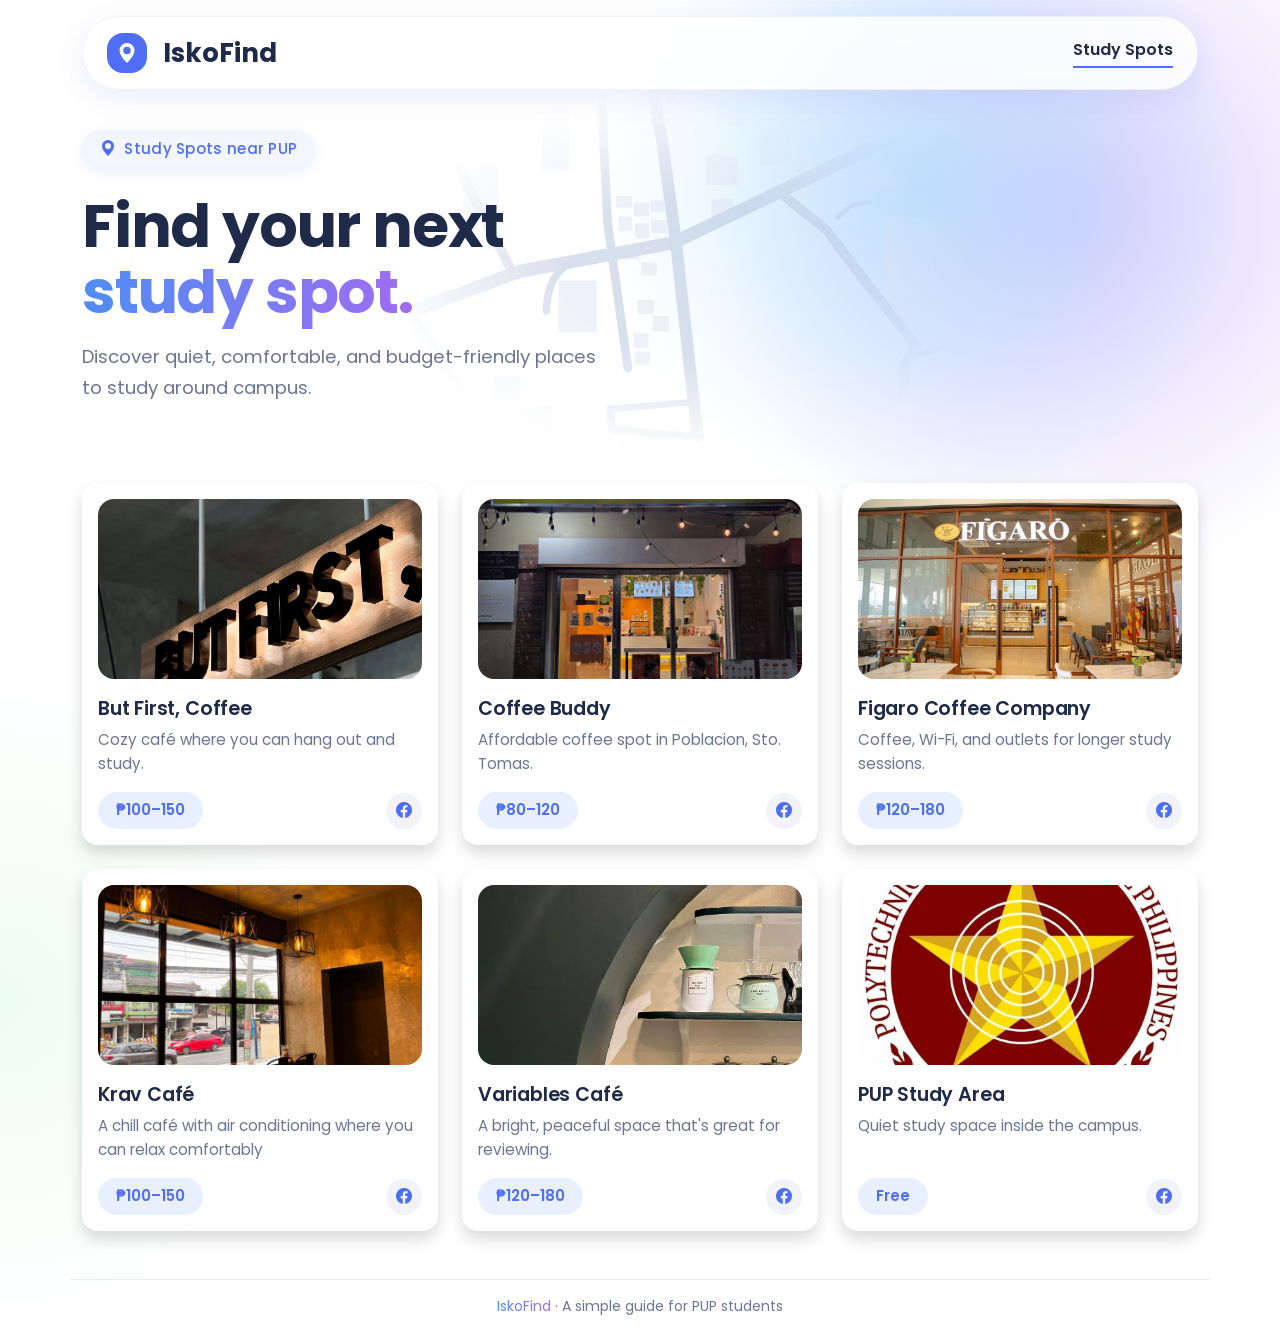
<file: Activity-2/index.html>
<!doctype html>
<html lang="en" data-bs-theme="light">

<head>
    <title>IskoFind</title>
    <meta charset="utf-8" />
    <meta name="viewport" content="width=device-width, initial-scale=1" />

    <link href="https://cdn.jsdelivr.net/npm/bootstrap-icons@1.11.3/font/bootstrap-icons.min.css" rel="stylesheet" />
    <link href="https://cdn.jsdelivr.net/npm/bootstrap@5.3.8/dist/css/bootstrap.min.css" rel="stylesheet"
        integrity="sha384-sRIl4kxILFvY47J16cr9ZwB07vP4J8+LH7qKQnuqkuIAvNWLzeN8tE5YBujZqJLB" crossorigin="anonymous" />
    <link rel="preconnect" href="https://fonts.googleapis.com" />
    <link rel="preconnect" href="https://fonts.gstatic.com" crossorigin />
    <link href="https://fonts.googleapis.com/css2?family=Poppins:wght@400;500;600;700&display=swap" rel="stylesheet" />
    <link href="style.css" rel="stylesheet" />
</head>

<body>

    <div class="header-wrap container pt-3">
        <div class="header-bar">
            <div class="d-flex justify-content-between align-items-center py-3 px-4">
                <div class="d-flex align-items-center">
                    <div class="logo-icon rounded-4 d-flex justify-content-center align-items-center">
                        <img src="images/pin-white.svg" alt="Pin" class="logo-pin" />
                    </div>
                    <div class="logo-text ms-3">IskoFind</div>
                </div>
                <div class="nav-link-text">Study Spots</div>
            </div>
        </div>
    </div>


    <div class="container hero">
        <div class="pill-label rounded-pill">
            <img src="images/pin-blue.svg" alt="Pin" class="pill-pin" /> Study Spots near PUP
        </div>
        <h1 class="hero-title mt-4">
            Find your next<br />
            <span class="gradient-text">study spot.</span>
        </h1>
        <p class="hero-text mt-3">
            Discover quiet, comfortable, and budget-friendly places to study around
            campus.
        </p>
    </div>


    <div class="container">
        <div id="filters" class="d-flex flex-wrap gap-2 mb-4"></div>
        <div class="row row-cols-1 row-cols-md-3 g-4" id="parent">

        </div>
    </div>

    <div class="container footer-line mt-5 py-3">
        <span class="gradient-text">IskoFind</span> · A simple guide for PUP
        students
    </div>

    <script src="https://cdn.jsdelivr.net/npm/bootstrap@5.3.8/dist/js/bootstrap.bundle.min.js"
        integrity="sha384-FKyoEForCGlyvwx9Hj09JcYn3nv7wiPVlz7YYwJrWVcXK/BmnVDxM+D2scQbITxI"
        crossorigin="anonymous"></script>
    <script>
        var spots = [
            {
                name: "But First, Coffee",
                description: "Cozy café where you can hang out and study.",
                price: "₱100–150",
                image: "images/butfirst.jpg",
                source: "https://www.facebook.com/share/1CkDdj9jtm/",
            },
            {
                name: "Coffee Buddy",
                description: "Affordable coffee spot in Poblacion, Sto. Tomas.",
                price: "₱80–120",
                image: "images/coffeebuddy.jpg",
                source: "https://www.facebook.com/share/1536fnKUi21/",
            },
            {
                name: "Figaro Coffee Company",
                description: "Coffee, Wi-Fi, and outlets for longer study sessions.",
                price: "₱120–180",
                image: "images/figaro.jpg",
                source: "https://www.facebook.com/share/1dPV8bRgBr/",
            },
            {
                name: "Krav Café",
                description: "A chill café with air conditioning where you can relax comfortably",
                price: "₱100–150",
                image: "images/krav.jpg",
                source: "https://www.facebook.com/share/1DLXMokigu/",
            },
            {
                name: "Variables Café",
                description: "A bright, peaceful space that's great for reviewing.",
                price: "₱120–180",
                image: "images/variables.jpg",
                source: "https://www.facebook.com/share/1cyABgZ8RX/",
            },
            {
                name: "PUP Study Area",
                description: "Quiet study space inside the campus.",
                price: "Free",
                image: "images/pup.jpg",
                source: "https://www.facebook.com/share/1Bcpo1mhDD/",
            },
        ];

        var elParent = document.getElementById("parent");

        for (var i = 0; i < spots.length; i++) {
            elParent.innerHTML +=
                `<div class="col">
            <div class="card spot-card p-3 h-100 shadow rounded-4">
              <img src="` + spots[i].image + `" alt="` + spots[i].name + `" class="spot-img rounded-4" />
              <div class="spot-name mt-3">` + spots[i].name + `</div>
              <div class="spot-description mt-1">` + spots[i].description + `</div>
              <div class="d-flex justify-content-between align-items-center mt-auto pt-3">
                <span class="price-pill rounded-pill">` + spots[i].price + `</span>
                <a href="` + spots[i].source + `" target="_blank" class="arrow-btn rounded-circle text-decoration-none">
                <i class="bi bi-facebook"></i>
                </a>
              </div>
            </div>
          </div>`;
        }
    </script>
</body>

</html>
</file>
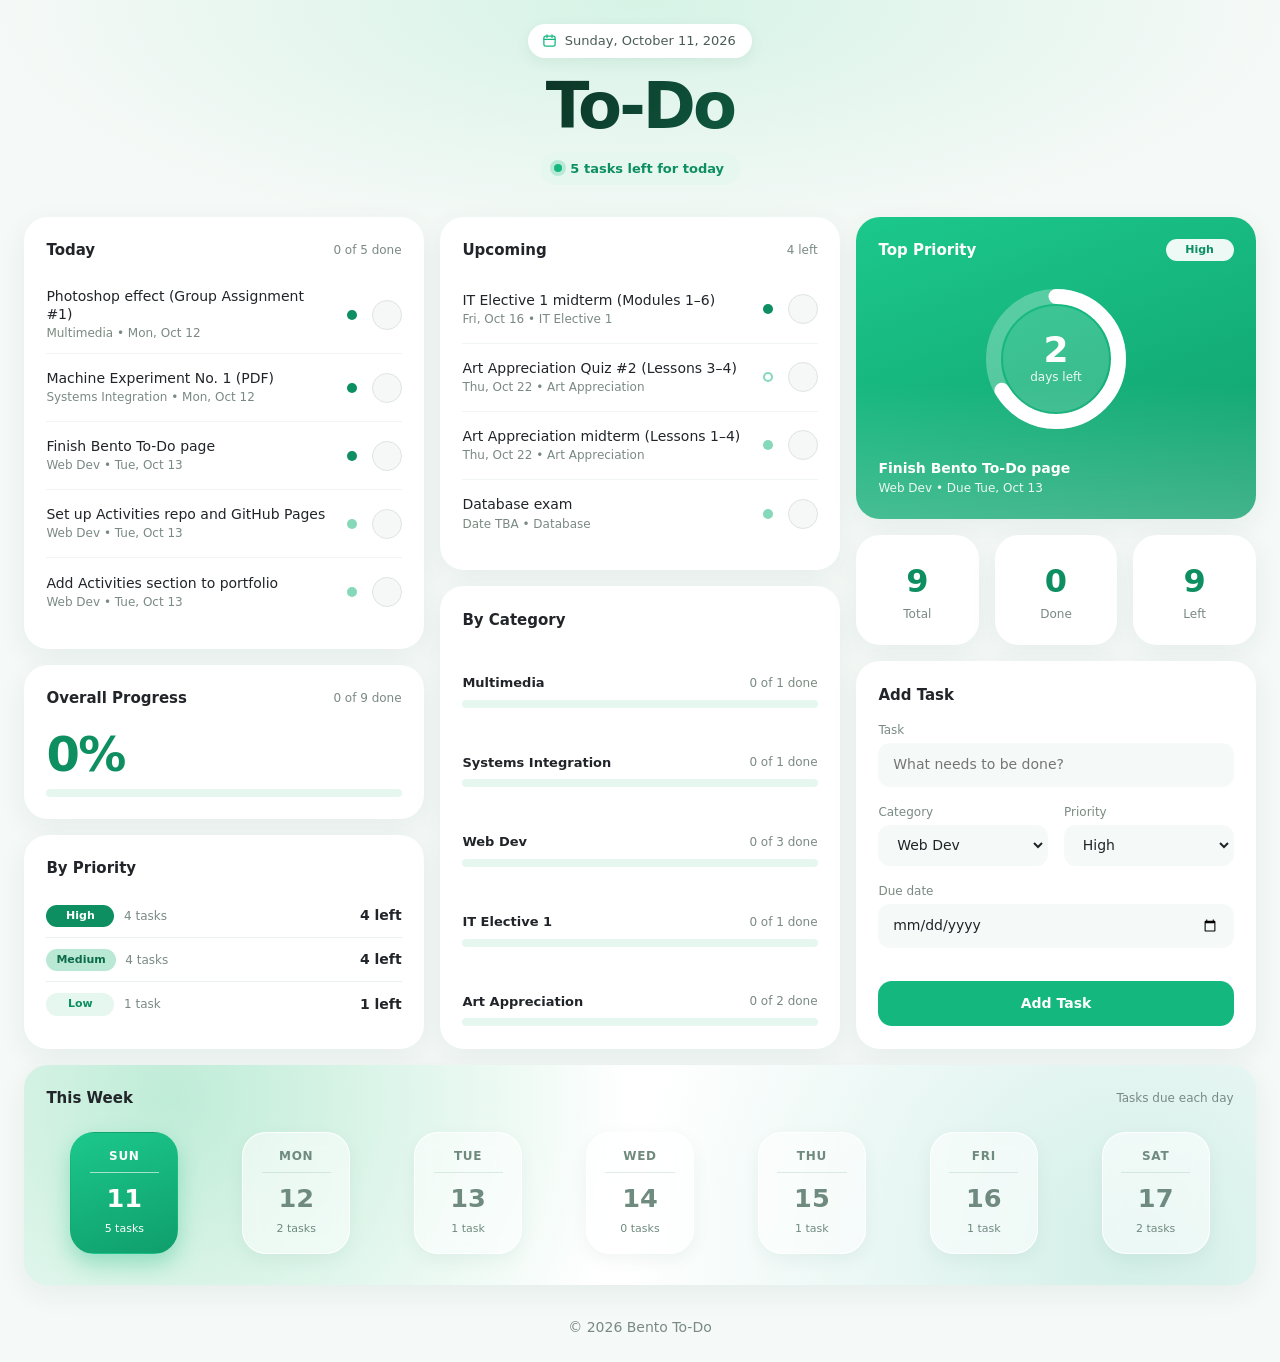
<file: Bento-Layout/index.html>
<!doctype html>
<html lang="en">
  <head>
    <meta charset="UTF-8" />
    <meta name="viewport" content="width=device-width, initial-scale=1.0" />
    <title>Todo</title>
    <link
      href="https://cdn.jsdelivr.net/npm/bootstrap@5.0.2/dist/css/bootstrap.min.css"
      rel="stylesheet"
      integrity="sha384-EVSTQN3/azprG1Anm3QDgpJLIm9Nao0Yz1ztcQTwFspd3yD65VohhpuuCOmLASjC"
      crossorigin="anonymous"
    />
    <link href="style.css" rel="stylesheet" />
  </head>

  <body>
    <!-- HEADER -->
    <div class="container-fluid">
      <div class="row">
        <div class="col p-4 px-5 text-center">
          <div class="page-date">Sunday, October 11, 2026</div>
          <h1 class="page-title display-5">To-Do</h1>
          <div class="muted">5 tasks left for today</div>
        </div>
      </div>
    </div>

    <div class="container-fluid px-4">
      <div class="row">
        <!-- COLUMN 1 -->
        <div class="col-12 col-md-6 col-lg-4 d-flex flex-column">
          <div class="row">
            <div class="col-12 p-2">
              <div class="card">
                <div class="card-head">
                  <strong>Today</strong><span class="muted">0 of 5 done</span>
                </div>
                <div class="task">
                  <input type="checkbox" />
                  <div class="task-text">
                    Photoshop effect (Group Assignment #1)<small
                      >Multimedia &bull; Mon, Oct 12</small
                    >
                  </div>
                  <span class="tag tag-high">High</span>
                </div>
                <div class="task">
                  <input type="checkbox" />
                  <div class="task-text">
                    Machine Experiment No. 1 (PDF)<small
                      >Systems Integration &bull; Mon, Oct 12</small
                    >
                  </div>
                  <span class="tag tag-high">High</span>
                </div>
                <div class="task">
                  <input type="checkbox" />
                  <div class="task-text">
                    Finish Bento To-Do page<small
                      >Web Dev &bull; Tue, Oct 13</small
                    >
                  </div>
                  <span class="tag tag-high">High</span>
                </div>
                <div class="task">
                  <input type="checkbox" />
                  <div class="task-text">
                    Set up Activities repo and GitHub Pages<small
                      >Web Dev &bull; Tue, Oct 13</small
                    >
                  </div>
                  <span class="tag tag-medium">Medium</span>
                </div>
                <div class="task">
                  <input type="checkbox" />
                  <div class="task-text">
                    Add Activities section to portfolio<small
                      >Web Dev &bull; Tue, Oct 13</small
                    >
                  </div>
                  <span class="tag tag-medium">Medium</span>
                </div>
              </div>
            </div>
          </div>

          <div class="row">
            <div class="col-12 p-2">
              <div class="card">
                <div class="card-head">
                  <strong>Overall Progress</strong
                  ><span class="muted">0 of 9 done</span>
                </div>
                <div class="big-number">0%</div>
                <div class="progress">
                  <div class="progress-bar" style="width: 0%"></div>
                </div>
              </div>
            </div>
          </div>

          <div class="row flex-grow-1">
            <div class="col-12 p-2 d-flex">
              <div class="card flex-grow-1">
                <div class="card-head"><strong>By Priority</strong></div>
                <div class="stat-line">
                  <span
                    ><span class="tag tag-high">High</span>
                    <span class="muted">4 tasks</span></span
                  >
                  <strong>4 left</strong>
                </div>
                <div class="stat-line">
                  <span
                    ><span class="tag tag-medium">Medium</span>
                    <span class="muted">4 tasks</span></span
                  >
                  <strong>4 left</strong>
                </div>
                <div class="stat-line">
                  <span
                    ><span class="tag tag-low">Low</span>
                    <span class="muted">1 task</span></span
                  >
                  <strong>1 left</strong>
                </div>
              </div>
            </div>
          </div>
        </div>

        <!-- COLUMN 2 -->
        <div class="col-12 col-md-6 col-lg-4 d-flex flex-column">
          <div class="row">
            <div class="col-12 p-2">
              <div class="card">
                <div class="card-head">
                  <strong>Upcoming</strong><span class="muted">4 left</span>
                </div>
                <div class="task">
                  <input type="checkbox" />
                  <div class="task-text">
                    IT Elective 1 midterm (Modules 1&ndash;6)<small
                      >Fri, Oct 16 &bull; IT Elective 1</small
                    >
                  </div>
                  <span class="tag tag-high">High</span>
                </div>
                <div class="task">
                  <input type="checkbox" />
                  <div class="task-text">
                    Art Appreciation Quiz #2 (Lessons 3&ndash;4)<small
                      >Thu, Oct 22 &bull; Art Appreciation</small
                    >
                  </div>
                  <span class="tag tag-low">Low</span>
                </div>
                <div class="task">
                  <input type="checkbox" />
                  <div class="task-text">
                    Art Appreciation midterm (Lessons 1&ndash;4)<small
                      >Thu, Oct 22 &bull; Art Appreciation</small
                    >
                  </div>
                  <span class="tag tag-medium">Medium</span>
                </div>
                <div class="task">
                  <input type="checkbox" />
                  <div class="task-text">
                    Database exam<small>Date TBA &bull; Database</small>
                  </div>
                  <span class="tag tag-medium">Medium</span>
                </div>
              </div>
            </div>
          </div>

          <div class="row flex-grow-1">
            <div class="col-12 p-2 d-flex">
              <div
                class="card flex-grow-1 d-flex flex-column justify-content-between"
              >
                <div class="card-head"><strong>By Category</strong></div>
                <div class="category">
                  <div class="card-head">
                    <strong>Multimedia</strong
                    ><span class="muted">0 of 1 done</span>
                  </div>
                  <div class="progress">
                    <div class="progress-bar" style="width: 0%"></div>
                  </div>
                </div>
                <div class="category">
                  <div class="card-head">
                    <strong>Systems Integration</strong
                    ><span class="muted">0 of 1 done</span>
                  </div>
                  <div class="progress">
                    <div class="progress-bar" style="width: 0%"></div>
                  </div>
                </div>
                <div class="category">
                  <div class="card-head">
                    <strong>Web Dev</strong
                    ><span class="muted">0 of 3 done</span>
                  </div>
                  <div class="progress">
                    <div class="progress-bar" style="width: 0%"></div>
                  </div>
                </div>
                <div class="category">
                  <div class="card-head">
                    <strong>IT Elective 1</strong
                    ><span class="muted">0 of 1 done</span>
                  </div>
                  <div class="progress">
                    <div class="progress-bar" style="width: 0%"></div>
                  </div>
                </div>
                <div class="category">
                  <div class="card-head">
                    <strong>Art Appreciation</strong
                    ><span class="muted">0 of 2 done</span>
                  </div>
                  <div class="progress">
                    <div class="progress-bar" style="width: 0%"></div>
                  </div>
                </div>
              </div>
            </div>
          </div>
        </div>

        <!-- COLUMN 3 -->
        <div class="col-12 col-lg-4 d-flex flex-column">
          <div class="row">
            <div class="col-12 p-2">
              <div class="card card-top">
                <div class="card-head">
                  <strong>Top Priority</strong><span class="tag">High</span>
                </div>

                <div class="ring">
                  <svg viewBox="0 0 120 120">
                    <circle class="ring-track" cx="60" cy="60" r="50"></circle>
                    <circle class="ring-value" cx="60" cy="60" r="50"></circle>
                  </svg>
                  <div class="ring-inner">
                    <div class="top-number">2</div>
                    <div class="top-label">days left</div>
                  </div>
                </div>
                <div class="top-task">Finish Bento To-Do page</div>
                <div class="top-meta">Web Dev &bull; Due Tue, Oct 13</div>
              </div>
            </div>
          </div>

          <div class="row">
            <div class="col-4 p-2">
              <div class="card card-stat">
                <div class="num">9</div>
                <div class="muted">Total</div>
              </div>
            </div>
            <div class="col-4 p-2">
              <div class="card card-stat">
                <div class="num">0</div>
                <div class="muted">Done</div>
              </div>
            </div>
            <div class="col-4 p-2">
              <div class="card card-stat">
                <div class="num">9</div>
                <div class="muted">Left</div>
              </div>
            </div>
          </div>

          <div class="row flex-grow-1">
            <div class="col-12 p-2 d-flex">
              <div class="card flex-grow-1 d-flex flex-column">
                <div class="card-head"><strong>Add Task</strong></div>
                <div class="form-field">
                  <label for="taskName">Task</label>
                  <input
                    type="text"
                    id="taskName"
                    placeholder="What needs to be done?"
                  />
                </div>
                <div class="row">
                  <div class="col-6 form-field">
                    <label for="taskCategory">Category</label>
                    <select id="taskCategory">
                      <option>Multimedia</option>
                      <option>Systems Integration</option>
                      <option selected>Web Dev</option>
                      <option>IT Elective 1</option>
                      <option>Art Appreciation</option>
                    </select>
                  </div>
                  <div class="col-6 form-field">
                    <label for="taskPriority">Priority</label>
                    <select id="taskPriority">
                      <option selected>High</option>
                      <option>Medium</option>
                      <option>Low</option>
                    </select>
                  </div>
                </div>
                <div class="form-field">
                  <label for="taskDue">Due date</label>
                  <input type="date" id="taskDue" />
                </div>
                <button type="button" class="btn-add mt-auto">Add Task</button>
              </div>
            </div>
          </div>
        </div>
      </div>

      <!-- THIS WEEK -->
      <div class="row">
        <div class="col-12 p-2">
          <div class="card">
            <div class="card-head">
              <strong>This Week</strong
              ><span class="muted">Tasks due each day</span>
            </div>
            <div class="row">
              <div class="col p-2">
                <div class="day day-today">
                  <span class="day-name">Sun</span><span class="num">11</span
                  ><span class="day-count">5 tasks</span>
                </div>
              </div>
              <div class="col p-2">
                <div class="day">
                  <span class="day-name">Mon</span><span class="num">12</span
                  ><span class="day-count">2 tasks</span>
                </div>
              </div>
              <div class="col p-2">
                <div class="day">
                  <span class="day-name">Tue</span><span class="num">13</span
                  ><span class="day-count">1 task</span>
                </div>
              </div>
              <div class="col p-2">
                <div class="day">
                  <span class="day-name">Wed</span><span class="num">14</span
                  ><span class="day-count">0 tasks</span>
                </div>
              </div>
              <div class="col p-2">
                <div class="day">
                  <span class="day-name">Thu</span><span class="num">15</span
                  ><span class="day-count">1 task</span>
                </div>
              </div>
              <div class="col p-2">
                <div class="day">
                  <span class="day-name">Fri</span><span class="num">16</span
                  ><span class="day-count">1 task</span>
                </div>
              </div>
              <div class="col p-2">
                <div class="day">
                  <span class="day-name">Sat</span><span class="num">17</span
                  ><span class="day-count">2 tasks</span>
                </div>
              </div>
            </div>
          </div>
        </div>
      </div>
    </div>

    <div class="footer-text">&copy; 2026 Bento To-Do</div>

    <script
      src="https://cdn.jsdelivr.net/npm/bootstrap@5.0.2/dist/js/bootstrap.bundle.min.js"
      integrity="sha384-MrcW6ZMFYlzcLA8Nl+NtUVF0sA7MsXsP1UyJoMp4YLEuNSfAP+JcXn/tWtIaxVXM"
      crossorigin="anonymous"
    ></script>
  </body>
</html>
</file>
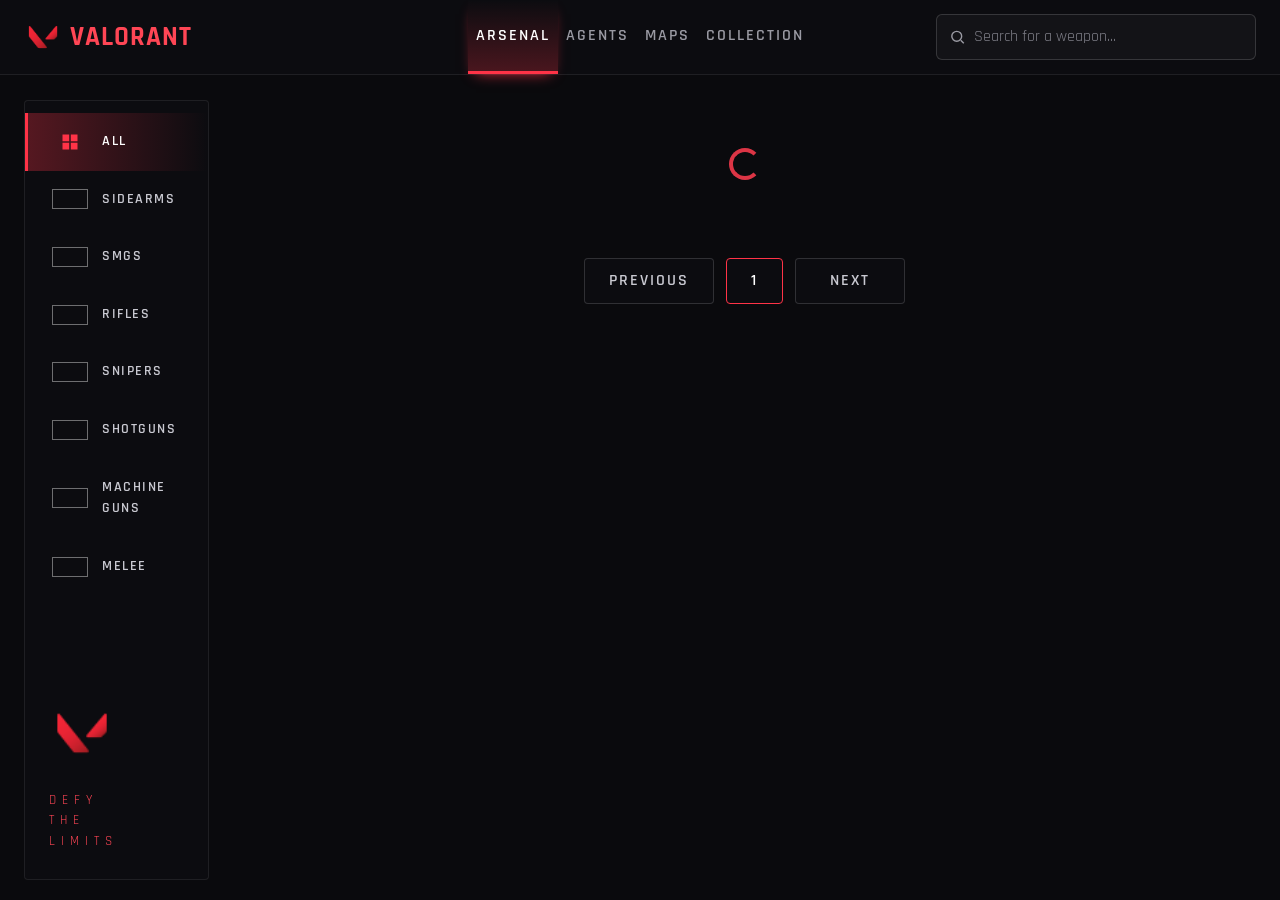
<file: Midterm/index.html>
<!doctype html>
<html lang="en">
  <head>
    <meta charset="utf-8" />
    <meta name="viewport" content="width=device-width, initial-scale=1" />
    <title>Valorant Weapons</title>
    <link
      href="https://cdn.jsdelivr.net/npm/bootstrap@5.0.2/dist/css/bootstrap.min.css"
      rel="stylesheet"
      integrity="sha384-EVSTQN3/azprG1Anm3QDgpJLIm9Nao0Yz1ztcQTwFspd3yD65VohhpuuCOmLASjC"
      crossorigin="anonymous"
    />
    <link
      href="https://fonts.googleapis.com/css2?family=Rajdhani:wght@500;600;700&display=swap"
      rel="stylesheet"
    />
    <link href="style.css" rel="stylesheet" />
  </head>

  <body>
    <nav class="navbar navbar-expand-lg navbar-dark fixed-top valo-nav">
      <div class="container-fluid px-4">
        <a class="navbar-brand d-flex align-items-center" href="index.html">
          <img
            class="valo-logo me-2"
            src="images/valo icon.png"
            alt="Valorant"
          />
          <span class="valo-logo-text">VALORANT</span>
        </a>

        <button
          class="navbar-toggler"
          type="button"
          data-bs-toggle="collapse"
          data-bs-target="#valoNav"
        >
          <span class="navbar-toggler-icon"></span>
        </button>

        <div class="collapse navbar-collapse" id="valoNav">
          <ul class="navbar-nav mx-lg-auto">
            <li class="nav-item">
              <a class="nav-link active" href="index.html">Arsenal</a>
            </li>
            <li class="nav-item"><a class="nav-link" href="#">Agents</a></li>
            <li class="nav-item"><a class="nav-link" href="#">Maps</a></li>
            <li class="nav-item">
              <a class="nav-link" href="#">Collection</a>
            </li>
          </ul>

          <form
            class="valo-search d-flex align-items-center my-2 my-lg-0"
            onsubmit="
              searchWeapons();
              return false;
            "
          >
            <svg
              width="18"
              height="18"
              viewBox="0 0 24 24"
              fill="none"
              stroke="#9a9aa3"
              stroke-width="2"
            >
              <circle cx="11" cy="11" r="7" />
              <path d="M21 21l-4.3-4.3" />
            </svg>
            <input
              type="text"
              id="searchInput"
              placeholder="Search for a weapon..."
              onkeyup="searchWeapons()"
            />
          </form>
        </div>
      </div>
    </nav>

    <div class="container-fluid valo-layout">
      <div class="row">
        <aside class="col-lg-2 d-none d-lg-block">
          <div class="valo-sidebar">
            <ul class="list-unstyled mb-0">
              <li>
                <a
                  class="side-link active"
                  data-category="All"
                  onclick="setCategory('All')"
                >
                  <svg class="side-icon" viewBox="0 0 24 24" aria-hidden="true">
                    <path
                      d="M3 3h8v8H3zM13 3h8v8h-8zM3 13h8v8H3zM13 13h8v8h-8z"
                    /></svg
                  >All</a
                >
              </li>
              <li>
                <a
                  class="side-link"
                  data-category="Sidearm"
                  data-icon="Classic"
                  onclick="setCategory('Sidearm')"
                  ><img class="side-icon" alt="" />Sidearms</a
                >
              </li>
              <li>
                <a
                  class="side-link"
                  data-category="SMG"
                  data-icon="Stinger"
                  onclick="setCategory('SMG')"
                  ><img class="side-icon" alt="" />SMGs</a
                >
              </li>
              <li>
                <a
                  class="side-link"
                  data-category="Rifle"
                  data-icon="Vandal"
                  onclick="setCategory('Rifle')"
                  ><img class="side-icon" alt="" />Rifles</a
                >
              </li>
              <li>
                <a
                  class="side-link"
                  data-category="Sniper"
                  data-icon="Operator"
                  onclick="setCategory('Sniper')"
                  ><img class="side-icon" alt="" />Snipers</a
                >
              </li>
              <li>
                <a
                  class="side-link"
                  data-category="Shotgun"
                  data-icon="Bucky"
                  onclick="setCategory('Shotgun')"
                  ><img class="side-icon" alt="" />Shotguns</a
                >
              </li>
              <li>
                <a
                  class="side-link"
                  data-category="Heavy"
                  data-icon="Odin"
                  onclick="setCategory('Heavy')"
                  ><img class="side-icon" alt="" />Machine Guns</a
                >
              </li>
              <li>
                <a
                  class="side-link"
                  data-category="Melee"
                  data-icon="Melee"
                  onclick="setCategory('Melee')"
                  ><img class="side-icon" alt="" />Melee</a
                >
              </li>
            </ul>
            <div class="valo-side-bottom">
              <img
                class="valo-side-logo"
                src="images/valo icon.png"
                alt="Valorant"
              />
              <div class="valo-tagline">DEFY<br />THE<br />LIMITS</div>
            </div>
          </div>
        </aside>

        <main class="col-12 col-lg-10">
          <div class="row" id="parent"></div>

          <nav aria-label="Page navigation">
            <ul class="pagination justify-content-center my-4">
              <li class="page-item" id="prevItem">
                <a class="page-link" onclick="prev()">Previous</a>
              </li>
              <li class="page-item">
                <a class="page-link" id="currentpage">1</a>
              </li>
              <li class="page-item" id="nextItem">
                <a class="page-link" onclick="next()">Next</a>
              </li>
            </ul>
          </nav>
        </main>
      </div>
    </div>

    <script
      src="https://cdn.jsdelivr.net/npm/bootstrap@5.0.2/dist/js/bootstrap.bundle.min.js"
      integrity="sha384-MrcW6ZMFYlzcLA8Nl+NtUVF0sA7MsXsP1UyJoMp4YLEuNSfAP+JcXn/tWtIaxVXM"
      crossorigin="anonymous"
    ></script>

    <script>
      // element initializations
      var elCurrentPage = document.getElementById("currentpage");
      var elParent = document.getElementById("parent");
      var inSearchInput = document.getElementById("searchInput");
      var elPrevItem = document.getElementById("prevItem");
      var elNextItem = document.getElementById("nextItem");

      const queryString = window.location.search;
      const urlParams = new URLSearchParams(queryString);
      var page = urlParams.get("page");
      if (page == null) {
        page = 1;
      } else {
        page = parseInt(page);
      }

      //pagination variables
      var allWeapons = [];
      var weapons = [];
      var currentCategory = urlParams.get("category");
      if (currentCategory == null) {
        currentCategory = "All";
      }
      var lastWeapon = 0;
      var perPage = 8;
      var finalPage = 1;
      var searchText = "";

      const getWeapons = async () => {
        elParent.innerHTML = `
        <div class="col text-center my-5">
          <div class="spinner-border text-danger" role="status">
            <span class="visually-hidden">Loading...</span>
          </div>
        </div>
      `;

        const response = await fetch("https://valorant-api.com/v1/weapons");
        const result = await response.json();
        allWeapons = result.data;

        showIcons();
        markActiveLink();
        applyFilter();
      };

      const showIcons = () => {
        var links = document.getElementsByClassName("side-link");

        for (var i = 0; i < links.length; i++) {
          var iconName = links[i].getAttribute("data-icon");

          if (iconName != null) {
            for (var j = 0; j < allWeapons.length; j++) {
              if (allWeapons[j].displayName == iconName) {
                links[i].getElementsByTagName("img")[0].src =
                  allWeapons[j].displayIcon;
              }
            }
          }
        }
      };

      const applyFilter = () => {
        weapons = [];

        for (var i = 0; i < allWeapons.length; i++) {
          var category = allWeapons[i].category.split("::")[1];
          var weaponName = allWeapons[i].displayName.toLowerCase();

          if (
            (currentCategory == "All" || currentCategory == category) &&
            weaponName.indexOf(searchText) != -1
          ) {
            weapons.push(allWeapons[i]);
          }
        }

        lastWeapon = weapons.length;
        finalPage = Math.ceil(lastWeapon / perPage);

        showWeapons();
      };

      const showWeapons = () => {
        elParent.innerHTML = "";
        elCurrentPage.innerHTML = page;

        // disable prev pag page 1, disable next pag last page na
        if (page <= 1) {
          elPrevItem.classList.add("disabled");
        } else {
          elPrevItem.classList.remove("disabled");
        }

        if (page >= finalPage) {
          elNextItem.classList.add("disabled");
        } else {
          elNextItem.classList.remove("disabled");
        }

        if (lastWeapon == 0) {
          elParent.innerHTML =
            '<div class="col text-center text-white my-5">No weapons found.</div>';
        }

        for (var i = (page - 1) * perPage; i < page * perPage; i++) {
          if (i >= lastWeapon) {
            break;
          }

          var weapon = weapons[i];

          var id = weapon.uuid;
          var name = weapon.displayName;
          var image = weapon.displayIcon;
          var category = weapon.category.split("::")[1];

          var bgNumber = (i % 6) + 1;
          var damage = "-";
          var magazine = "-";
          var fireRate = "-";

          if (weapon.weaponStats != null) {
            damage = weapon.weaponStats.damageRanges[0].bodyDamage;
            magazine = weapon.weaponStats.magazineSize;
            fireRate = weapon.weaponStats.fireRate;
          }

          elParent.innerHTML +=
            `
          <div class="col-12 col-md-6 col-xl-4">
              <a class="valo-card" style="background-image: linear-gradient(rgba(10, 10, 13, .45), rgba(10, 10, 13, .85)), url('images/bg` +
            bgNumber +
            `.png');" href="view.html?id=` +
            id +
            `&page=` +
            page +
            `&category=` +
            currentCategory +
            `">
                <div class="valo-card-top">
                  <span class="valo-card-category">` +
            category +
            `</span>
                </div>
              <div class="valo-card-image">
                <img src="` +
            image +
            `">
              </div>
              <div class="valo-card-name">
                ` +
            name +
            `
                <img src="images/valo icon.png" alt="">
              </div>
              <div class="valo-card-stats">
                <div>
                  <div class="stat-label">Damage</div>
                  <div class="stat-value">` +
            damage +
            `</div>
                </div>
                <div>
                  <div class="stat-label">Magazine</div>
                  <div class="stat-value">` +
            magazine +
            `</div>
                </div>
                <div>
                  <div class="stat-label">Fire rate</div>
                  <div class="stat-value">` +
            fireRate +
            `</div>
                </div>
              </div>
              <div class="valo-card-view">&raquo; View details</div>
            </a>
          </div>
        `;
        }
      };

      //pagination functions
      function prev() {
        if (page > 1) {
          page -= 1;
          showWeapons();
        }
      }

      function next() {
        if (page < finalPage) {
          page += 1;
          showWeapons();
        }
      }

      //search function
      function searchWeapons() {
        searchText = inSearchInput.value.toLowerCase();
        page = 1;
        applyFilter();
      }

      //sidebar function
      function setCategory(category) {
        currentCategory = category;
        page = 1;

        markActiveLink();
        applyFilter();
      }

      function markActiveLink() {
        var links = document.getElementsByClassName("side-link");
        for (var i = 0; i < links.length; i++) {
          if (links[i].getAttribute("data-category") == currentCategory) {
            links[i].classList.add("active");
          } else {
            links[i].classList.remove("active");
          }
        }
      }

      getWeapons();
    </script>
  </body>
</html>
</file>
<file: Activity-2/style.css>
body {
  background-color: #ffffff;
  background-image:
    radial-gradient(circle at 72% 14%, rgba(125, 211, 252, 0.4), transparent 22%),
    radial-gradient(circle at 84% 16%, rgba(167, 139, 250, 0.4), transparent 24%),
    radial-gradient(circle at 0% 75%, rgba(134, 239, 172, 0.15), transparent 20%);
  background-repeat: no-repeat;
  color: #1e2a47;
  font-family: "Poppins", "Segoe UI", Arial, sans-serif;
}

.gradient-text {
  background-image: linear-gradient(90deg, #4f8df5, #a06cf0);
  -webkit-background-clip: text;
  background-clip: text;
  -webkit-text-fill-color: transparent;
  color: transparent;
}

.header-wrap {
  position: sticky;
  top: 0;
  z-index: 1000;
}

.header-bar {
  background-color: rgba(255, 255, 255, 0.85);
  backdrop-filter: blur(12px);
  -webkit-backdrop-filter: blur(12px);
  border: 1px solid #eef0f6;
  border-radius: 50px;
  box-shadow: 0 8px 30px rgba(99, 102, 241, 0.12);
}

.logo-icon {
  width: 40px;
  height: 40px;
  background-color: #4f6df5;
}

.logo-pin {
  width: 20px;
  height: 20px;
}

.logo-text {
  font-size: 26px;
  font-weight: 700;
  line-height: 1;
  color: #1e2a47;
}

.nav-link-text {
  color: #1e2a47;
  font-weight: 600;
  font-size: 16px;
  padding-bottom: 4px;
  border-bottom: 2px solid #4f6df5;
}

.hero {
  padding-top: 40px;
  padding-bottom: 40px;
}

.pill-label {
  display: inline-block;
  background-color: #f3f6ff;
  color: #4f6df5;
  font-weight: 500;
  font-size: 15px;
  letter-spacing: 0.02em;
  padding: 8px 18px;
  box-shadow: 0 4px 14px rgba(99, 102, 241, 0.1);
}

.pill-pin {
  width: 16px;
  height: 16px;
  margin-right: 4px;
  vertical-align: -2px;
}

.hero-title {
  font-size: clamp(2.5rem, 6vw, 3.75rem);
  font-weight: 700;
  line-height: 1.1;
  letter-spacing: -0.02em;
  color: #1e2a47;
}

.hero-text {
  font-size: 1.15rem;
  line-height: 1.7;
  color: #6b7694;
  max-width: 520px;
}


.spot-card {
  background-color: #ffffff;
  border: none;
  box-shadow: 0 10px 30px rgba(99, 102, 241, 0.08);
}

.spot-img {
  width: 100%;
  height: 180px;
  object-fit: cover;
  background-color: #eef2ff;
}

.spot-name {
  font-size: 1.2rem;
  font-weight: 600;
  letter-spacing: -0.01em;
  color: #1e2a47;
}

.spot-description {
  font-size: 0.95rem;
  line-height: 1.6;
  color: #6b7694;
}

.price-pill {
  background-color: #e8efff;
  color: #4f6df5;
  font-weight: 600;
  font-size: 15px;
  padding: 7px 18px;
}

.arrow-btn {
  display: flex;
  align-items: center;
  justify-content: center;
  width: 36px;
  height: 36px;
  background-color: #f1f3f9;
  color: #4f6df5;
  font-size: 16px;
}

.arrow-btn:hover {
  background-color: #e8efff;
  color: #1877F2;
}

.footer-line {
  border-top: 1px solid #e8ebf3;
  font-size: 14px;
  color: #6b7694;
  text-align: center;
}

.hero {
  position: relative;
}

.hero > * {
  position: relative;
  z-index: 1;
}

.hero::before {
  content: "";
  position: absolute;
  z-index: 0;
  top: 0;
  bottom: 0;
  left: 28%;
  width: 52%;
  pointer-events: none;
  opacity: 0.5;
  background-image: url("data:image/svg+xml,%3Csvg xmlns='http://www.w3.org/2000/svg' viewBox='0 0 1085 788'%3E%3Cpath fill='%23dfe5f1' d='M415 250h30v22h-30z M448 262h28v26h-28z M478 258h26v22h-26z M420 288h24v26h-24z M450 300h26v28h-26z M480 294h28v24h-28z M428 340h30v26h-30z M462 372h28v24h-28z M455 440h30v26h-30z M482 470h30v28h-30z M447 502h28v26h-28z M450 535h28v24h-28z M420 700h28v30h-28z M455 722h30v26h-30z M525 712h40v34h-40z M545 745h34v30h-34z M310 405h70v95h-70z M280 15h50v190h-50z M135 195h65v90h-65z M870 190h70v50h-70z M960 150h46v56h-46z M1000 40h70v56h-70z M905 290h150v190h-150z M30 480h50v40h-50z M190 580h50v45h-50z M240 635h60v50h-60z M120 690h50v40h-50z M195 685h45v40h-45z M300 700h40v45h-40z M380 745h50v40h-50z M70 560h40v40h-40z M680 125h55v70h-55z M600 70h50v50h-50z M580 175h60v55h-60z M590 255h40v40h-40z'/%3E%3Cg fill='none' stroke='%23b4c2dc' stroke-linecap='round' stroke-linejoin='round'%3E%3Cpath stroke-width='24' d='M40 462 L240 388 L520 336 L720 240 L960 125'/%3E%3Cpath stroke-width='16' d='M385 -10 L400 300 L437 565'/%3E%3Cpath stroke-width='22' d='M470 -10 L500 150 L525 335 L550 560 L565 690'/%3E%3Cpath stroke-width='14' d='M552 -10 C555 30 540 55 515 70'/%3E%3Cpath stroke-width='20' d='M30 450 L150 640 L245 800'/%3E%3Cpath stroke-width='18' d='M60 20 L110 120 L135 215 L220 378'/%3E%3Cpath stroke-width='18' d='M722 250 L800 312 L870 405 L965 525 L942 560 L940 800'/%3E%3Cpath stroke-width='14' d='M388 355 C330 365 290 385 288 460'/%3E%3Cpath stroke-width='16' d='M905 -10 L962 95 L1095 235'/%3E%3Cpath stroke-width='12' d='M660 -10 L700 40 L780 95'/%3E%3Cpath stroke-width='14' d='M405 640 L408 678 L550 690'/%3E%3Cpath stroke-width='12' d='M405 640 L545 628'/%3E%3Cpath stroke-width='12' d='M950 545 L1095 505'/%3E%3Cpath stroke-width='12' d='M955 700 L1095 668'/%3E%3Cpath stroke-width='12' d='M430 762 L940 752'/%3E%3Cpath stroke-width='8' d='M820 290 L850 265 L880 262'/%3E%3C/g%3E%3C/svg%3E");
  background-repeat: no-repeat;
  background-size: cover;
  background-position: center;
  -webkit-mask-image: radial-gradient(ellipse at center, #000 30%, transparent 72%);
  mask-image: radial-gradient(ellipse at center, #000 30%, transparent 72%);
}
</file>
<file: Bento-Layout/style.css>
:root {
  --accent: #14b87f;
  --accent-dark: #0d8f62;
  --accent-soft: #e6f7f0;
  --accent-glow: #c9efdf;
  --bg: #f5f9f7;
  --text: #10211b;
  --muted: #7a8a83;
  --line: #e9f0ed;
  --radius: 24px;
  --shadow: 0 8px 28px rgba(20, 90, 65, 0.07);
}
body {
  background-color: var(--bg);
  background-image: radial-gradient(
    ellipse 70% 340px at 50% 0,
    #d6f3e6 0%,
    rgba(214, 243, 230, 0) 72%
  );
  background-repeat: no-repeat;
  color: var(--text);
  font-family:
    system-ui,
    -apple-system,
    "Segoe UI",
    Roboto,
    sans-serif;
  font-size: 14px;
}
.card {
  background-color: #fff;
  border: 0;
  border-radius: var(--radius);
  padding: 1.4rem;
  box-shadow: var(--shadow);
}
.card-head {
  display: flex;
  justify-content: space-between;
  align-items: center;
  margin-bottom: 0.9rem;
}
.card-head strong {
  font-size: 15px;
}
.muted {
  color: var(--muted);
  font-size: 12px;
}

.task {
  display: flex;
  align-items: center;
  gap: 0.9rem;
  min-height: 68px;
  padding: 0.7rem 0;
  border-bottom: 1px solid #f0f4f2;
}

.task:last-child {
  border-bottom: 0;
}
.task-text {
  order: 1;
  flex: 1;
  min-width: 0;
  font-weight: 500;
  font-size: 14px;
  line-height: 1.3;
}
.task-text small {
  display: block;
  font-weight: 400;
  font-size: 12px;
  color: var(--muted);
  margin-top: 3px;
}

.tag {
  display: inline-block;
  min-width: 68px;
  text-align: center;
  flex-shrink: 0;
  font-size: 11px;
  font-weight: 600;
  padding: 3px 10px;
  border-radius: 999px;
}
.tag-high {
  background-color: #fde8e8;
  color: #c0392b;
}
.tag-medium {
  background-color: #fdf1d6;
  color: #b7791f;
}
.tag-low {
  background-color: var(--accent-soft);
  color: var(--accent-dark);
}
.progress {
  height: 8px;
  background-color: var(--accent-soft);
}
.progress-bar {
  background-color: var(--accent);
}

.big-number {
  font-size: 3rem;
  font-weight: 800;
  letter-spacing: -0.03em;
  line-height: 1.1;
  margin-top: 0.25rem;
  margin-bottom: 0.5rem;
  color: var(--accent-dark);
}

.stat-line {
  display: flex;
  justify-content: space-between;
  align-items: center;
  min-height: 44px;
  border-bottom: 1px solid var(--line);
}
.stat-line:last-child {
  border-bottom: 0;
}
.category {
  margin-bottom: 1.1rem;
}
.category:last-child {
  margin-bottom: 0;
}
.category .card-head {
  margin-bottom: 0.45rem;
}

.card-top {
  background: linear-gradient(160deg, #1cc88c 0%, #0f9e6c 100%);
  color: #fff;
  position: relative;
  overflow: hidden;
}
.card-top::after {
  content: "";
  position: absolute;
  left: 0;
  right: 0;
  bottom: 0;
  height: 45%;
  background: linear-gradient(to top, rgba(255, 255, 255, 0.22), transparent);
  pointer-events: none;
}
.card-top .tag {
  background-color: rgba(255, 255, 255, 0.92);
  color: var(--accent-dark);
}
.top-task {
  font-weight: 700;
  position: relative;
  z-index: 1;
}
.top-meta {
  font-size: 12px;
  opacity: 0.9;
  position: relative;
  z-index: 1;
}
.top-number {
  font-size: 2.25rem;
  font-weight: 800;
  text-align: center;
  line-height: 1;
}
.top-label {
  text-align: center;
  opacity: 0.9;
  font-size: 12px;
}

.ring {
  position: relative;
  width: 150px;
  height: 150px;
  margin: 0.5rem auto 1.5rem;
  z-index: 1;
}
.ring svg {
  width: 100%;
  height: 100%;
  transform: rotate(-90deg);
}
.ring circle {
  fill: none;
  stroke-width: 12;
}
.ring-track {
  stroke: rgba(255, 255, 255, 0.28);
}
.ring-value {
  stroke: #fff;
  stroke-linecap: round;
  stroke-dasharray: 314;
  stroke-dashoffset: 105;
}
.ring-inner {
  position: absolute;
  inset: 22px;
  border-radius: 50%;
  background: rgba(255, 255, 255, 0.16);
  display: flex;
  flex-direction: column;
  align-items: center;
  justify-content: center;
}
.card-stat {
  display: flex;
  flex-direction: column;
  justify-content: center;
  text-align: center;
  min-height: 110px;
  padding: 1.25rem 0.5rem;
}
.card-stat .num {
  font-size: 2rem;
  font-weight: 800;
  color: var(--accent-dark);
}

.form-field {
  margin-bottom: 1rem;
}
.form-field label {
  display: block;
  color: var(--muted);
  font-size: 12px;
  margin-bottom: 0.25rem;
}
.form-field input,
.form-field select {
  width: 100%;
  background-color: var(--bg);
  border: 2px solid transparent;
  border-radius: 12px;
  padding: 0.6rem 0.8rem;
  font: inherit;
  color: inherit;
  outline: none;
  transition:
    border-color 0.15s ease,
    background-color 0.15s ease;
}
.form-field input:focus,
.form-field select:focus {
  border-color: var(--accent);
  background-color: #fff;
}
.btn-add {
  width: 100%;
  background-color: var(--accent);
  color: #fff;
  border: 0;
  border-radius: 14px;
  padding: 0.75rem;
  font-weight: 600;
  transition:
    background-color 0.15s ease,
    transform 0.1s ease;
}
.btn-add:hover {
  background-color: var(--accent-dark);
}
.btn-add:active {
  transform: scale(0.99);
}

.card:has(.day) {
  background:
    radial-gradient(circle at 12% 15%, #bfecd7 0, transparent 42%),
    radial-gradient(circle at 90% 85%, #d3efe8 0, transparent 45%), #fff;
}
.day {
  max-width: 108px;
  margin: 0 auto;
  padding: 0.9rem 0.25rem 1rem;
  text-align: center;
  border-radius: 24px;
  background: rgba(255, 255, 255, 0.55);
  border: 1px solid rgba(255, 255, 255, 0.9);
  box-shadow: 0 6px 18px rgba(20, 90, 65, 0.06);
  -webkit-backdrop-filter: blur(10px);
  backdrop-filter: blur(10px);
  transition: background-color 0.15s ease;
}
.day:hover {
  background: rgba(255, 255, 255, 0.85);
}
.day-name {
  display: block;
  margin: 0 0.9rem 0.4rem;
  padding-bottom: 0.4rem;
  font-size: 12px;
  font-weight: 600;
  letter-spacing: 0.06em;
  text-transform: uppercase;
  color: #6f8a7f;
  border-bottom: 1px solid rgba(20, 90, 65, 0.12);
}
.day .num {
  display: block;
  margin: 0.1rem 0 0.2rem;
  font-size: 1.6rem;
  font-weight: 700;
  color: #6f8a7f;
}
.day-count {
  display: block;
  font-size: 11px;
  color: #6f8a7f;
}
.day-today {
  background: linear-gradient(160deg, #1cc88c, #0f9e6c);
  border-color: transparent;
  box-shadow: 0 10px 22px rgba(20, 184, 127, 0.35);
}
.day-today:hover {
  background: linear-gradient(160deg, #1cc88c, #0f9e6c);
}
.day-today .num,
.day-today .day-name,
.day-today .day-count {
  color: #fff;
}
.day-today .day-name {
  border-bottom-color: rgba(255, 255, 255, 0.6);
}

.footer-text {
  text-align: center;
  color: var(--muted);
  padding: 1.5rem 0;
}

.stat-line > span:first-child {
  display: flex;
  align-items: center;
  gap: 0.6rem;
}

.category .card-head strong {
  font-size: 13px;
}

.task input[type="checkbox"] {
  order: 3;
  appearance: none;
  -webkit-appearance: none;
  width: 30px;
  height: 30px;
  flex-shrink: 0;
  border: 1.5px solid #dde4e1;
  border-radius: 50%;
  background-color: #f6f8f7;
  cursor: pointer;
  transition: all 0.15s ease;
}

.task input[type="checkbox"]:hover {
  border-color: var(--accent);
  background-color: #fff;
}
.task input[type="checkbox"]:checked {
  background-color: var(--accent-soft);
  border-color: var(--accent);
  background-image: url("data:image/svg+xml,%3Csvg xmlns='http://www.w3.org/2000/svg' viewBox='0 0 16 16'%3E%3Cpath d='M4.5 8.5l2.3 2.3L11.5 6' fill='none' stroke='%2314b87f' stroke-width='1.8' stroke-linecap='round' stroke-linejoin='round'/%3E%3C/svg%3E");
  background-size: 60%;
  background-repeat: no-repeat;
  background-position: center;
}

.stat-line .tag-high {
  background-color: var(--accent-dark);
  color: #fff;
}
.stat-line .tag-medium {
  background-color: #b9e8d4;
  color: #0b6b4a;
}
.stat-line .tag-low {
  background-color: var(--accent-soft);
  color: var(--accent-dark);
}

.task .tag {
  order: 2;
  font-size: 0;
  min-width: 0;
  width: 10px;
  height: 10px;
  padding: 0;
  box-sizing: border-box;
  border-radius: 50%;
}
.task .tag-high {
  background-color: var(--accent-dark);
}
.task .tag-medium {
  background-color: #86d9b8;
}
.task .tag-low {
  background-color: transparent;
  border: 2px solid #86d9b8;
}

.row {
  --bs-gutter-x: 1rem;
}

.page-date {
  display: inline-flex;
  align-items: center;
  gap: 0.5rem;
  background: #fff;
  color: #4a5d55;
  font-size: 13px;
  font-weight: 500;
  padding: 0.45rem 1rem 0.45rem 0.85rem;
  border-radius: 999px;
  box-shadow: 0 4px 14px rgba(20, 90, 65, 0.08);
}
.page-date::before {
  content: "";
  width: 15px;
  height: 15px;
  background-color: var(--accent);
  mask: url("data:image/svg+xml,%3Csvg xmlns='http://www.w3.org/2000/svg' viewBox='0 0 24 24' fill='none' stroke='black' stroke-width='2' stroke-linecap='round' stroke-linejoin='round'%3E%3Crect x='3' y='5' width='18' height='16' rx='3'/%3E%3Cpath d='M3 10h18M8 3v4M16 3v4'/%3E%3C/svg%3E")
    center / contain no-repeat;
}
.page-title {
  font-size: clamp(2.75rem, 7vw, 4rem);
  font-weight: 800;
  letter-spacing: -0.045em;
  line-height: 1;
  margin: 1rem 0 0.9rem;
  background: linear-gradient(120deg, #0c2a20 35%, var(--accent) 110%);
  -webkit-background-clip: text;
  background-clip: text;
  -webkit-text-fill-color: transparent;
}

.page-title + .muted {
  display: inline-flex;
  align-items: center;
  gap: 0.55rem;
  background: var(--accent-soft);
  color: var(--accent-dark);
  font-size: 13px;
  font-weight: 600;
  padding: 0.4rem 1rem 0.4rem 0.85rem;
  border-radius: 999px;
}
.page-title + .muted::before {
  content: "";
  width: 8px;
  height: 8px;
  border-radius: 50%;
  background: var(--accent);
  box-shadow: 0 0 0 4px rgba(20, 184, 127, 0.22);
}
</file>
<file: Midterm/style.css>
body {
  background: #0a0a0d;
  font-family: 'Rajdhani', sans-serif;
}

.valo-nav {
  background-color: #0c0c10;
  background-size: cover;
  background-position: center;
  border-bottom: 1px solid rgba(255, 255, 255, .08);
  min-height: 75px;
  padding: 0;
}

.valo-logo {
  height: 38px;
  width: auto;
}

.valo-logo-text {
  color: #ff4655;
  font-weight: 700;
  font-size: 1.7rem;
  letter-spacing: 1px;
}

.valo-nav .nav-link {
  color: #9a9aa3;
  font-weight: 600;
  letter-spacing: 2px;
  text-transform: uppercase;
  padding: 15px 25px;
  border-bottom: 3px solid transparent;
}

.valo-nav .nav-link:hover {
  color: #fff;
}

.valo-nav .nav-link.active {
  color: #fff;
  border-bottom-color: #ff3347;
  background: linear-gradient(to top, rgba(255, 51, 71, .25), transparent);
  box-shadow: 0 6px 14px -8px #ff3347;
}

.valo-search {
  background: rgba(255, 255, 255, .03);
  border: 1px solid rgba(255, 255, 255, .15);
  border-radius: 6px;
  padding: 0 12px;
  width: 320px;
  max-width: 100%;
  transition: border-color .2s;
}

.valo-search:focus-within {
  border-color: #ff3347;
}

.valo-search input {
  background: transparent;
  border: none;
  outline: none;
  color: #fff;
  width: 100%;
  padding: 10px 8px;
}

.valo-search input::placeholder {
  color: #7d7d86;
}

/* side nav bar */

.valo-layout {
  padding-top: 100px;
  padding-left: 1.5rem;
  padding-right: 1.5rem;
}

.valo-sidebar {
  position: sticky;
  top: 95px;
  height: calc(100vh - 120px);
  display: flex;
  flex-direction: column;
  justify-content: space-between;
  background: #0c0c10;
  border: 1px solid rgba(255, 255, 255, .08);
  border-radius: 4px;
  padding: 12px 0 28px;
}

.side-link {
  display: flex;
  align-items: center;
  color: #c9c9d1;
  text-decoration: none;
  font-weight: 600;
  font-size: .9rem;
  letter-spacing: 1.5px;
  text-transform: uppercase;
  padding: 18px 24px;
  border-left: 3px solid transparent;
  transition: background .2s, color .2s;
}

.side-link:hover {
  color: #fff;
  background: rgba(255, 255, 255, .04);
}

.side-link.active {
  color: #fff;
  border-left-color: #ff3347;
  background: linear-gradient(to right, rgba(255, 51, 71, .3), transparent);
}

.valo-side-bottom {
  padding-left: 24px;
}

.valo-side-logo {
  display: block;
  height: 66px;
  width: auto;
  margin-bottom: 24px;
}

.valo-tagline {
  color: #ff4655;
  font-size: .8rem;
  letter-spacing: 6px;
  line-height: 1.6;
}

.side-icon {
  width: 36px;
  height: 20px;
  margin-right: 14px;
  object-fit: contain;
  fill: currentColor;
  color: #7d7d86;
  flex-shrink: 0;
}

img.side-icon {
  opacity: .55;
  transition: opacity .2s;
}

.side-link:hover img.side-icon,
.side-link.active img.side-icon {
  opacity: 1;
}

.side-link:hover .side-icon {
  color: #fff;
}

.side-link.active .side-icon {
  color: #ff3347;
}

.side-link {
  cursor: pointer;
}

.valo-card {
  display: block;
  margin: 12px 0;
  padding: 18px 22px 20px;
  background-color: #0c0c10;
  background-size: cover;
  background-position: 80% center;
  border: 1px solid rgba(255, 255, 255, .12);
  border-radius: 4px;
  color: #fff;
  text-decoration: none;
  transition: border-color .2s;
}

.valo-card:hover {
  color: #fff;
  border-color: #ff3347;
}

.valo-card-top {
  display: flex;
  justify-content: space-between;
  align-items: center;
  color: #c9c9d1;
  font-size: .85rem;
  letter-spacing: 2px;
}

.valo-card-category {
  text-transform: uppercase;
}

.valo-card-category::before {
  content: "";
  display: inline-block;
  width: 10px;
  height: 10px;
  margin-right: 10px;
  background: #ff3347;
}

.valo-card-image {
  display: flex;
  align-items: center;
  justify-content: center;
  height: 170px;
  margin: 10px 0;
}

.valo-card-image img {
  max-width: 100%;
  max-height: 100%;
  object-fit: contain;
}

.valo-card-name {
  display: flex;
  align-items: center;
  gap: 10px;
  font-size: 2rem;
  font-weight: 700;
  letter-spacing: 1px;
  text-transform: uppercase;
  color: #e8e8ec;
}

.valo-card-name img {
  height: 26px;
  width: auto;
}

.valo-card-stats {
  position: relative;
  display: grid;
  grid-template-columns: repeat(3, 1fr);
  margin-top: 14px;
  padding-top: 18px;
}

.valo-card-stats::before {
  content: "";
  position: absolute;
  top: 0;
  left: 0;
  right: 0;
  height: 3px;
    background: linear-gradient(to right, transparent, rgba(154, 154, 163, .45) 20%, rgba(154, 154, 163, .45) 80%, transparent);
}

.valo-card-stats > div {
  position: relative;
  padding: 0 16px;
  text-align: center;
}

.valo-card-stats > div + div::before {
  content: "";
  position: absolute;
  top: 0;
  bottom: 0;
  left: 0;
  width: 1px;
  background: linear-gradient(to bottom, transparent, rgba(255, 51, 71, .4), transparent);
}

.stat-label {
  color: #9a9aa3;
  font-size: .75rem;
  letter-spacing: 1px;
  text-transform: uppercase;
}

.stat-value {
  font-size: 1.5rem;
  font-weight: 600;
  line-height: 1.2;
}

.valo-card-view {
  margin-top: 16px;
  color: #ff4655;
  font-size: .9rem;
  font-weight: 600;
  letter-spacing: 2px;
  text-transform: uppercase;
}

.pagination .page-link {
  background: #0c0c10;
  border: 1px solid rgba(255, 255, 255, .15);
  color: #c9c9d1;
  cursor: pointer;
  padding: 8px 22px;
  font-weight: 600;
  letter-spacing: 2px;
  text-transform: uppercase;
}

.pagination .page-link:hover {
  background: rgba(255, 51, 71, .15);
  border-color: #ff3347;
  color: #fff;
}

.pagination .page-link:focus {
  box-shadow: none;
}

#currentpage {
  color: #fff;
  border-color: #ff3347;
}

.pagination {
  gap: 12px;
  margin: 24px 0 40px;
}

.pagination .page-item .page-link {
  margin-left: 0;
  min-width: 110px;
  padding: 10px 24px;
  background: #0c0c10;
  border: 1px solid rgba(255, 255, 255, .15);
  border-radius: 4px;
  color: #c9c9d1;
  font-weight: 600;
  letter-spacing: 2px;
  text-align: center;
  text-transform: uppercase;
  cursor: pointer;
  transition: border-color .2s, background .2s, color .2s;
}

.pagination .page-item .page-link:hover {
  background: rgba(255, 51, 71, .15);
  border-color: #ff3347;
  color: #fff;
}

.pagination .page-item .page-link:focus {
  box-shadow: none;
}

.pagination #currentpage {
  min-width: 56px;
  color: #fff;
  border-color: #ff3347;
  cursor: default;
}

.valo-view {
  padding-top: 100px;
  color: #fff;
}

.view-body {
  overflow-x: hidden;
}

.view-body::before {
  content: "";
  position: fixed;
  top: 0;
  left: 0;
  right: 0;
  bottom: 0;
  z-index: -1;
  background:
    linear-gradient(rgba(10, 10, 13, .55), rgba(10, 10, 13, .92)),
    var(--view-bg, none) center / cover no-repeat,
    #0a0a0d;
}
.valo-nav .nav-link {
  padding: 14px 25px;
}

.view-back {
  display: inline-block;
  padding: 10px 24px;
  background: #0c0c10;
  border: 1px solid rgba(255, 255, 255, .15);
  border-radius: 4px;
  color: #c9c9d1;
  text-decoration: none;
  font-weight: 600;
  letter-spacing: 2px;
  text-transform: uppercase;
  transition: border-color .2s, background .2s, color .2s;
}

.view-back:hover {
  background: rgba(255, 51, 71, .15);
  border-color: #ff3347;
  color: #fff;
}

.view-logo {
  height: 60px;
  width: auto;
  margin-bottom: 16px;
}

.view-category {
  color: #ff4655;
  font-weight: 600;
  letter-spacing: 4px;
  text-transform: uppercase;
}

.view-name {
  font-size: 4.5rem;
  font-weight: 700;
  line-height: 1;
  letter-spacing: 2px;
  text-transform: uppercase;
  color: #e8e8ec;
}

.view-cost {
  display: flex;
  align-items: center;
  gap: 12px;
  margin-top: 12px;
  font-size: 1.8rem;
  font-weight: 600;
}

.view-cost:not(:empty)::before {
  content: "";
  width: 38px;
  height: 38px;
  flex-shrink: 0;
  border: 2px solid #9a9aa3;
  border-radius: 50%;
  background: url('images/valo icon.png') center / 55% no-repeat;
}

.view-weapon {
  width: 100%;
  max-height: 450px;
  object-fit: contain;
}

.view-panel {
  position: relative;
  height: 100%;
  background: rgba(12, 12, 16, .92);
  border: 1px solid rgba(255, 255, 255, .12);
  border-radius: 4px;
}

.view-panel::before {
  content: "";
  position: absolute;
  top: 0;
  left: 0;
  width: 34px;
  height: 34px;
  background: #ff3347;
  clip-path: polygon(0 0, 100% 0, 0 100%);
}

.view-panel-title {
  display: flex;
  align-items: center;
  gap: 12px;
  padding: 16px 20px 16px 44px;
  border-bottom: 1px solid rgba(255, 255, 255, .1);
  font-weight: 700;
  letter-spacing: 2px;
  text-transform: uppercase;
}

.title-icon {
  height: 24px;
  width: auto;
}

svg.title-icon {
  fill: none;
  stroke: #ff4655;
  stroke-width: 1.8;
  stroke-linecap: round;
  stroke-linejoin: round;
}

.stat-row {
  display: flex;
  align-items: center;
  padding: 8px 20px;
  border-bottom: 1px solid rgba(255, 255, 255, .06);
  color: #9a9aa3;
  font-size: .95rem;
  letter-spacing: 1px;
  text-transform: uppercase;
}

.stat-icon {
  width: 22px;
  height: 22px;
  margin-right: 18px;
  flex-shrink: 0;
  fill: none;
  stroke: #9a9aa3;
  stroke-width: 1.8;
  stroke-linecap: round;
  stroke-linejoin: round;
}

.row-label {
  flex: 1;
}

.row-value {
  color: #c9c9d1;
  font-size: .9rem;
  font-weight: 500;
}

.row-value b {
  color: #fff;
  font-size: 1.15rem;
  font-weight: 700;
}

.stat-row:hover .stat-icon {
  stroke: #ff4655;
}

.stat-none {
  color: #9a9aa3;
}

.table.valo-table {
  margin: 0;
  color: #fff;
}

.valo-table th {
  padding: 14px;
  border-color: rgba(255, 255, 255, .1);
  color: #ff4655;
  font-size: .85rem;
  letter-spacing: 2px;
  text-transform: uppercase;
}

.valo-table td {
  padding: 14px;
  border-color: rgba(255, 255, 255, .1);
}


.valo-table th + th,
.valo-table td + td {
  border-left: 1px solid rgba(255, 255, 255, .1);
}

.valo-table tbody tr:hover td {
  background: rgba(255, 51, 71, .08);
}

/* skins */

.skin-current {
  margin-top: 6px;
  color: #ff4655;
  font-size: 1.1rem;
  font-weight: 600;
  letter-spacing: 4px;
  text-transform: uppercase;
}

.skin-count {
  color: #9a9aa3;
  font-size: .85rem;
  font-weight: 600;
}

.skin-grid {
  display: grid;
  grid-template-columns: repeat(auto-fill, minmax(200px, 1fr));
  gap: 14px;
  max-height: 460px;
  overflow-y: auto;
  padding: 18px 20px;
}

.skin-grid::-webkit-scrollbar {
  width: 8px;
}

.skin-grid::-webkit-scrollbar-thumb {
  background: rgba(255, 51, 71, .5);
  border-radius: 4px;
}

.skin-card {
  background: rgba(255, 255, 255, .03);
  border: 1px solid rgba(255, 255, 255, .12);
  border-radius: 4px;
  padding: 12px;
  cursor: pointer;
  transition: border-color .2s, background .2s;
}

.skin-card:hover {
  border-color: #ff3347;
  background: rgba(255, 51, 71, .1);
}

.skin-card.active {
  border-color: #ff3347;
  background: linear-gradient(to top, rgba(255, 51, 71, .3), transparent);
  box-shadow: 0 6px 14px -8px #ff3347;
}

.skin-card-image {
  display: flex;
  align-items: center;
  justify-content: center;
  height: 80px;
}

.skin-card-image img {
  max-width: 100%;
  max-height: 100%;
  object-fit: contain;
}

.skin-card-name {
  margin-top: 8px;
  color: #c9c9d1;
  font-size: .85rem;
  font-weight: 600;
  letter-spacing: 1px;
  text-align: center;
  text-transform: uppercase;
}

.skin-card.active .skin-card-name {
  color: #fff;
}

/* footer banner */

.view-footer {
  padding: 30px 0 50px;
  color: #ff4655;
  font-size: .9rem;
  letter-spacing: 12px;
  text-align: right;
  text-transform: uppercase;
}

.valo-nav .navbar-brand {
  flex: 0 1 320px;
  max-width: calc(100% - 64px);
}

.nav-spacer {
  width: 320px;
  max-width: 100%;
}

.valo-nav .navbar-brand {
  margin-right: 0;
}

.valo-nav .container-fluid {
  align-self: stretch;
  align-items: stretch;
}

.valo-nav .navbar-collapse {
  align-items: stretch;
}

.valo-nav .nav-link {
  display: flex;
  align-items: center;
  height: 100%;
}

.valo-nav .navbar-toggler,
.valo-search {
  align-self: center;
}

.valo-nav .navbar-toggler {
  margin: 10px 0 12px;
  margin-left: auto;
}



.pagination .page-item.disabled .page-link {
  opacity: .35;
  cursor: not-allowed;
  pointer-events: none;
  border-color: rgba(255, 255, 255, .15);
  background: #0c0c10;
  color: #7d7d86;
}

.valo-loading {
  position: fixed;
  inset: 0;
  z-index: 2000;
  display: flex;
  align-items: center;
  justify-content: center;
  background: #0a0a0d;
}

/* loading screen (view.html) */

.valo-loading {
  transition: opacity .35s ease, visibility .35s ease;
}

.valo-loading.is-hidden {
  opacity: 0;
  visibility: hidden;
  pointer-events: none;
}

.valo-loading-box {
  padding: 0 24px;
  text-align: center;
}

.valo-loading-logo {
  display: block;
  height: 64px;
  width: auto;
  margin: 0 auto 24px;
}

.valo-loading-text {
  margin-top: 18px;
  color: #ff4655;
  font-size: .9rem;
  font-weight: 600;
  letter-spacing: 6px;
  text-transform: uppercase;
}

.valo-loading-error {
  display: none;
  color: #fff;
}

.valo-loading-error p {
  margin-bottom: 18px;
  font-size: 1.2rem;
  letter-spacing: 1px;
}

.valo-loading-error .view-back {
  margin: 6px;
  font-family: inherit;
  font-size: 1rem;
  cursor: pointer;
}

.valo-loading.has-error .valo-loading-error {
  display: block;
}

.valo-loading.has-error .spinner-border,
.valo-loading.has-error .valo-loading-text {
  display: none;
}
</file>
